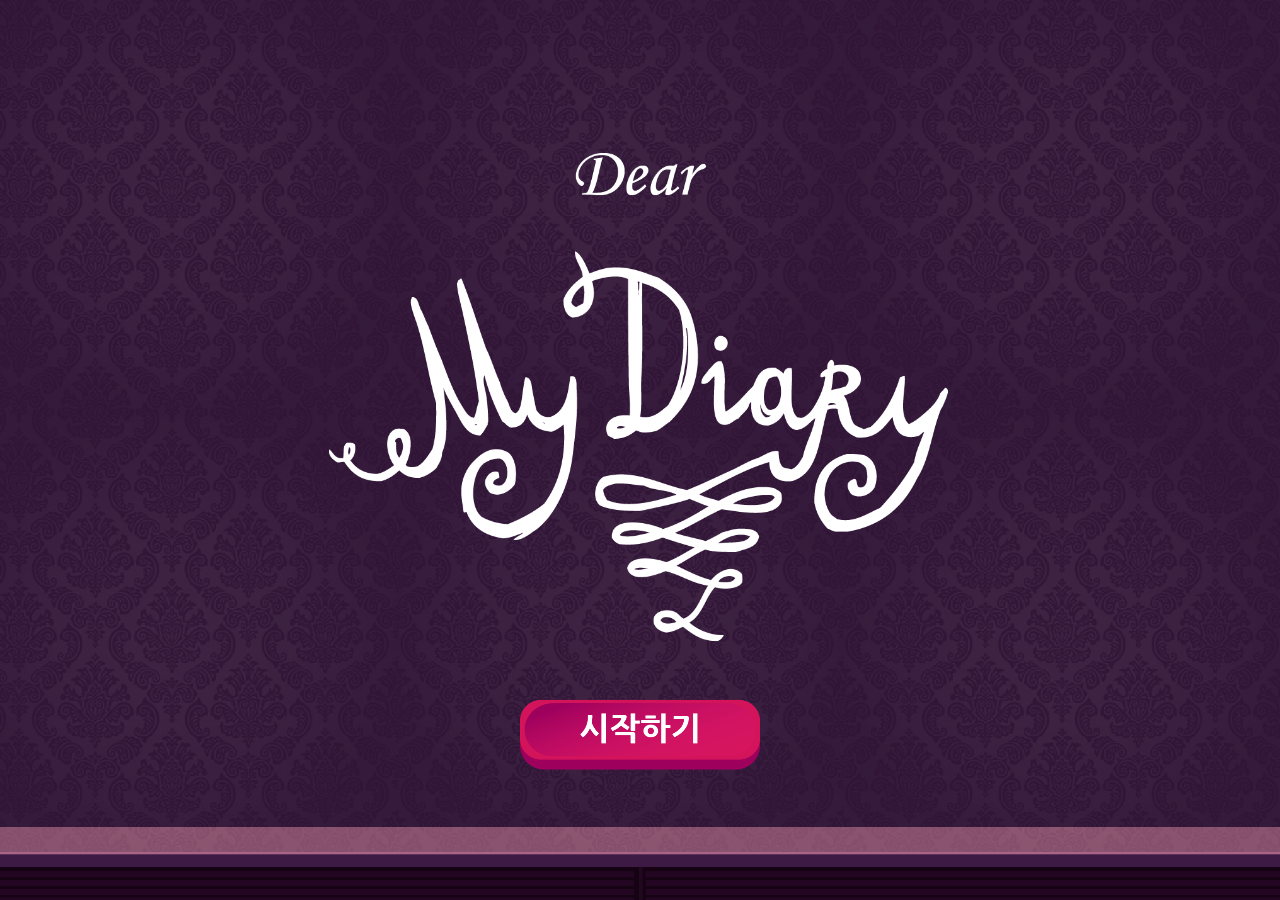
<file: index.html>
<!DOCTYPE html>
<html lang="ko">
<head>
    <meta charset="UTF-8">
    <meta http-equiv="X-UA-Compatible" content="IE=edge">
    <meta name="viewport" content="width=device-width, initial-scale=1.0">
    <link rel="stylesheet" href="css/common.css">
    <link rel="stylesheet" href="css/index.css">
    <title>Dear My Diary</title>
</head>
<body>
    <div class="popup">
        <div class="loading"></div>
        <div class="loading-text">Loading</div>
    </div>
    <div class="backgrounds">
        <div class="backgrounds-wrap">
            <div class="first background">
                <img src="images/logo.png" alt="logo" class="logo intro">
                <button class="start background intro"></button>
            </div>
            <div class="second background">
                <div class="actions">
                    <input type="text" placeholder="여기를 터치해서 이름을 입력해주세요" class="name">
                    <img src="images/button/set_save.png" alt="setsave" class="setsave">
                </div>
            </div>
        </div>
    </div>
    <script src="js/index.js"></script>
</body>
</html>
</file>
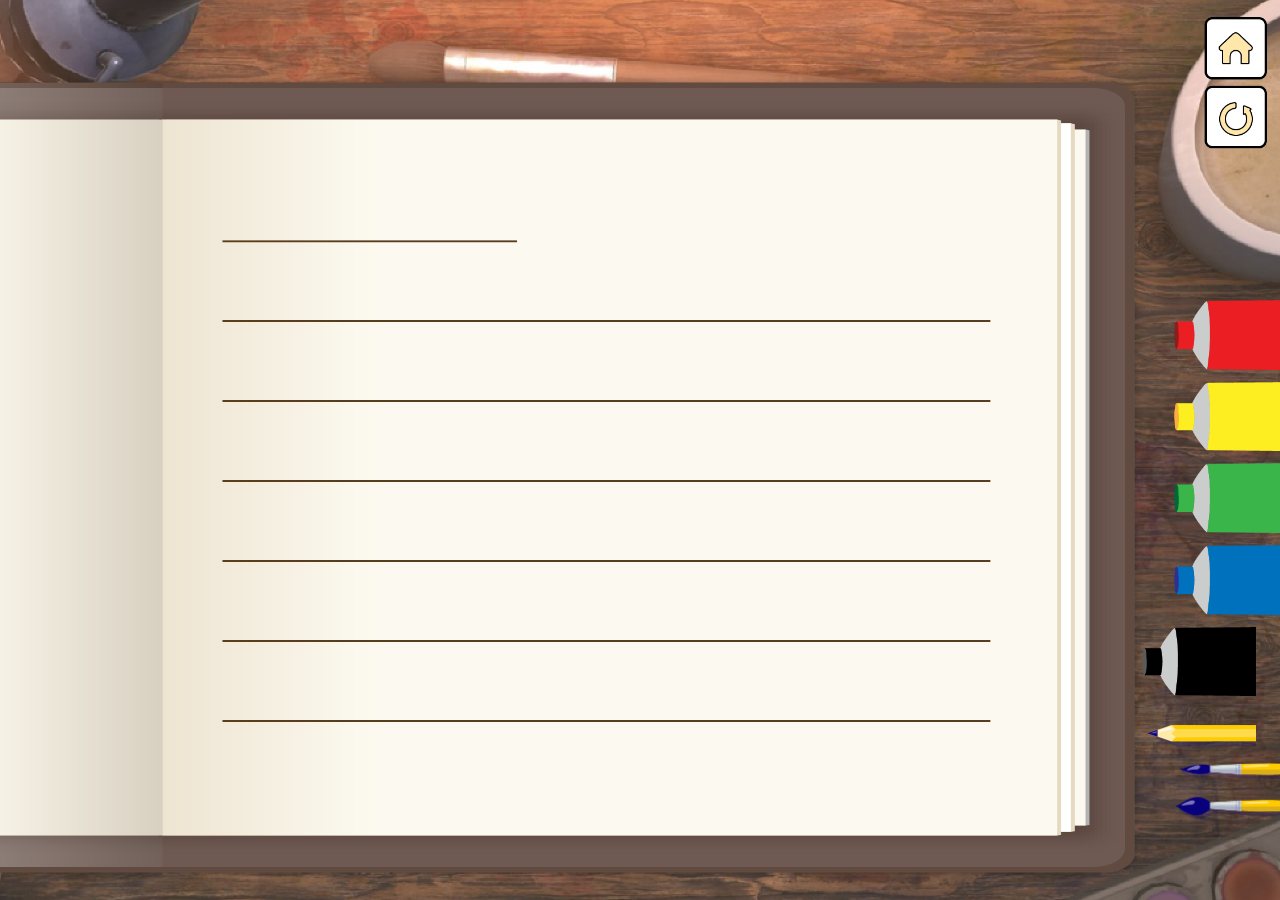
<file: diary.html>
<!DOCTYPE html>
<html lang="ko">
<head>
    <meta charset="UTF-8">
    <meta http-equiv="X-UA-Compatible" content="IE=edge">
    <meta name="viewport" content="width=device-width, initial-scale=1.0, maximum-scale=1.0, minimum-scale=1.0 ,user-scalable=no">
    <link rel="stylesheet" href="css/common.css">
    <link rel="stylesheet" href="css/diary.css">
    <title>Dear My Diary</title>
</head>
<body onselectstart="return false" ondragstart="return false" ondblclick="false">
    <div class="popup">
        <img src="images/diary_popup.png" >
    </div>
    <div class="diary background">
        <canvas class="diary--canvas" width="718" height="574">
        </canvas>
    </div>
    <div class="buttons__wrap">
        <img src="images/diary/b_home.png" alt="" class="button__home">
        <img src="images/diary/b_again.png" alt="" class="button__again">
    </div>
    <div class="buttons__wrap">
        <div class="buttons color">
            <img src="images/diary/r_red.png" alt="diary-button" class="button__item--red">
            <img src="images/diary/r_yellow.png" alt="diary-button" class="button__item--yellow">
            <img src="images/diary/r_green.png" alt="diary-button" class="button__item--green">
            <img src="images/diary/r_blue.png" alt="diary-button" class="button__item--blue">
            <img src="images/diary/r_black.png" alt="diary-button" class="button__item--black selected">
        </div>
        <div class="buttons size">
            <img src="images/diary/r_right.png" alt="diary-button" class="button__item--light selected">
            <img src="images/diary/r_middle.png" alt="diary-button" class="button__item--regular">
            <img src="images/diary/r_bold.png" alt="diary-button" class="button__item--bold">   
        </div>
    </div>
    <script type="text/javascript" src="./js/drawing.js"></script>
    <script type="text/javascript" src="./js/diary.js"></script>
</body>
</html>
</file>
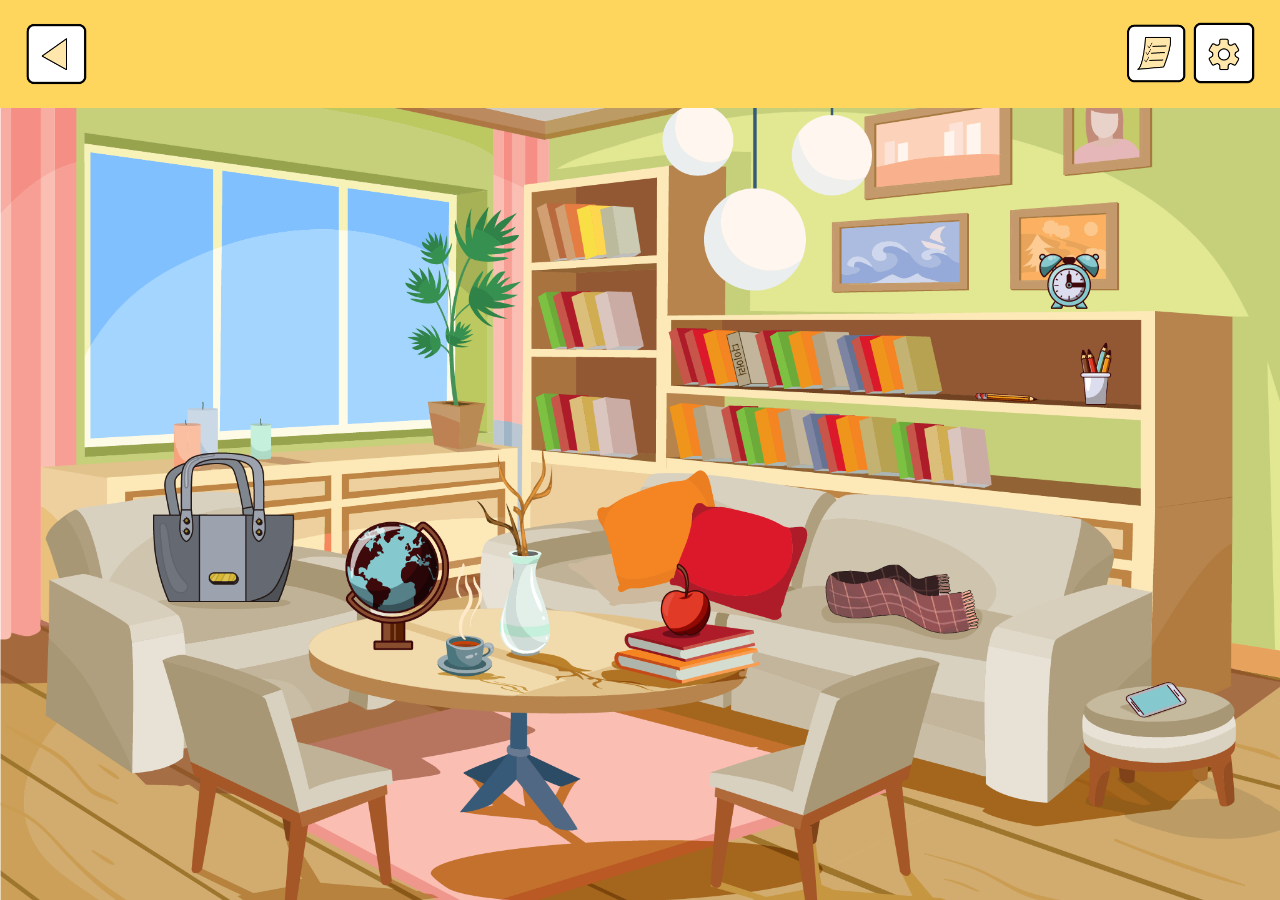
<file: home.html>
<!DOCTYPE html>
<html lang="ko">
<head>
    <meta charset="UTF-8">
    <meta http-equiv="X-UA-Compatible" content="IE=edge">
    <meta name="viewport" content="width=, initial-scale=1.0">
    <link rel="stylesheet" href="css/common.css">
    <link rel="stylesheet" href="css/home.css">
    <title>Dear My Diary</title>
</head>
<body>
    <div class="popup">
        <img src="images/background/10_pop_v1.png" alt="">
    </div>
    <div class="popup_second popup">
        <img src="images/background/10_pop_v2.png" alt="">
    </div>
    <div class="top">
        <img src="images/button/back.png" alt="">
        <div class="buttons">
            <img src="images/button/checklist.png" alt="" class="checklist">
            <img src="images/button/setting.png" alt="">
        </div>
    </div>
    <div class="check_boxs">
        <div class="check_box"></div>
        <div class="check_box"></div>
        <div class="check_box"></div>
        <div class="check_box"></div>
    </div>
    <div class="after_button">
        <img src="images/button/10_after_bottom.png" alt="">
    </div>
    <div class="background home">
        <canvas width="1024" height="700"></canvas>
    </div>
    <script src="js/drawing.js"></script>
    <script src="js/home.js"></script>
</body>
</html>
</file>
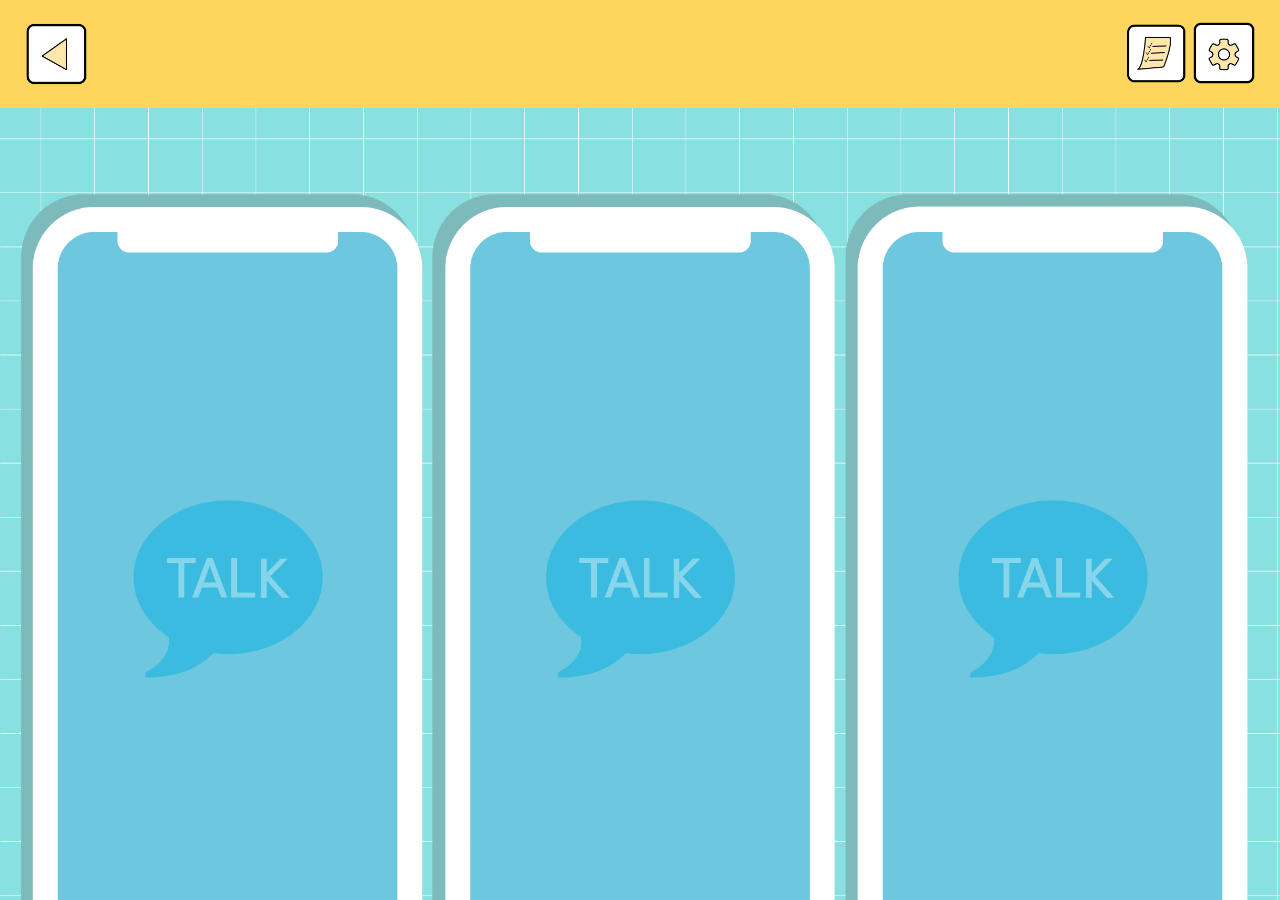
<file: invite.html>
<!DOCTYPE html>
<html lang="ko">
<head>
    <meta charset="UTF-8">
    <meta http-equiv="X-UA-Compatible" content="IE=edge">
    <meta name="viewport" content="width=device-width, initial-scale=1.0, maximum-scale=1.0, minimum-scale=1.0 ,user-scalable=no">
    <link rel="stylesheet" href="css/common.css">
    <link rel="stylesheet" href="css/invite.css">
    <title>Dear My Diary</title>
</head>
<body>
    <div class="popup">
        <img src="images/background/15_pop_v1.png" alt="">
    </div>
    <div class="hint popup">
        <img src="images/background/15_pop_v2.png" alt="">
    </div>
    <div class="top">
        <img src="images/button/back.png" alt="">
        <div class="buttons">
            <img src="images/button/checklist.png" alt="" class="hint_button">
            <img src="images/button/setting.png" alt="">
        </div>
    </div>
    <div class="invite background">
        <canvas class="invite--canvas" width="1103px" height="697px"></canvas>
    </div>
    <div class="check_boxs">
        <div class="check_box"></div>
        <div class="check_box"></div>
        <div class="check_box"></div>
    </div>
    <div class="after_button">
        <img src="images/button/15_bottom_send.png" alt="">
    </div>
    <script src="./js/drawing.js"></script>
    <script src='./js/invite.js'></script>
</body>
</html>
</file>
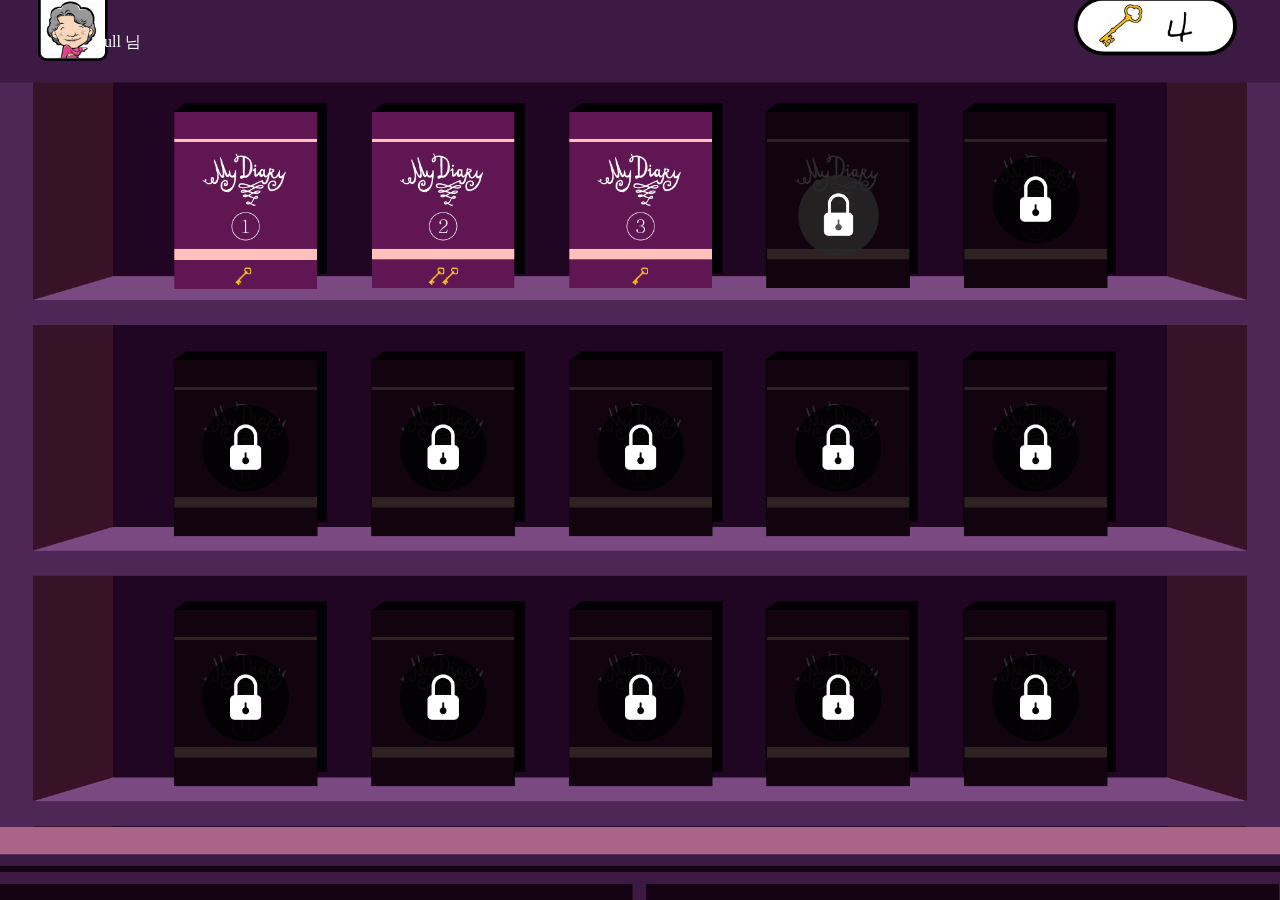
<file: main.html>
<!DOCTYPE html>
<html lang="ko">
<head>
    <meta charset="UTF-8">
    <meta http-equiv="X-UA-Compatible" content="IE=edge">
    <meta name="viewport" content="width=device-width, initial-scale=1.0">
    <link rel="stylesheet" href="css/common.css">
    <link rel="stylesheet" href="css/main.css">
    <title>Dear My Diary</title>
</head>
<body>
    <div class="popup">
        <img src="images/background/main_pop.png" alt="main_pop" class="main-pop">
        <div class="buttons">
            <img src="images/button/b_pop_exit.png" alt="exit" class="exit">
            <img src="images/button/b_pop_start.png" alt="start" class="start">
        </div>
    </div>
    <div class="main background">
        <div class="clickable">
            <img src="images/button/b_main_over.png" class="lock">
        </div>
    </div>
    <script src="js/main.js"></script>
</body>
</html>
</file>
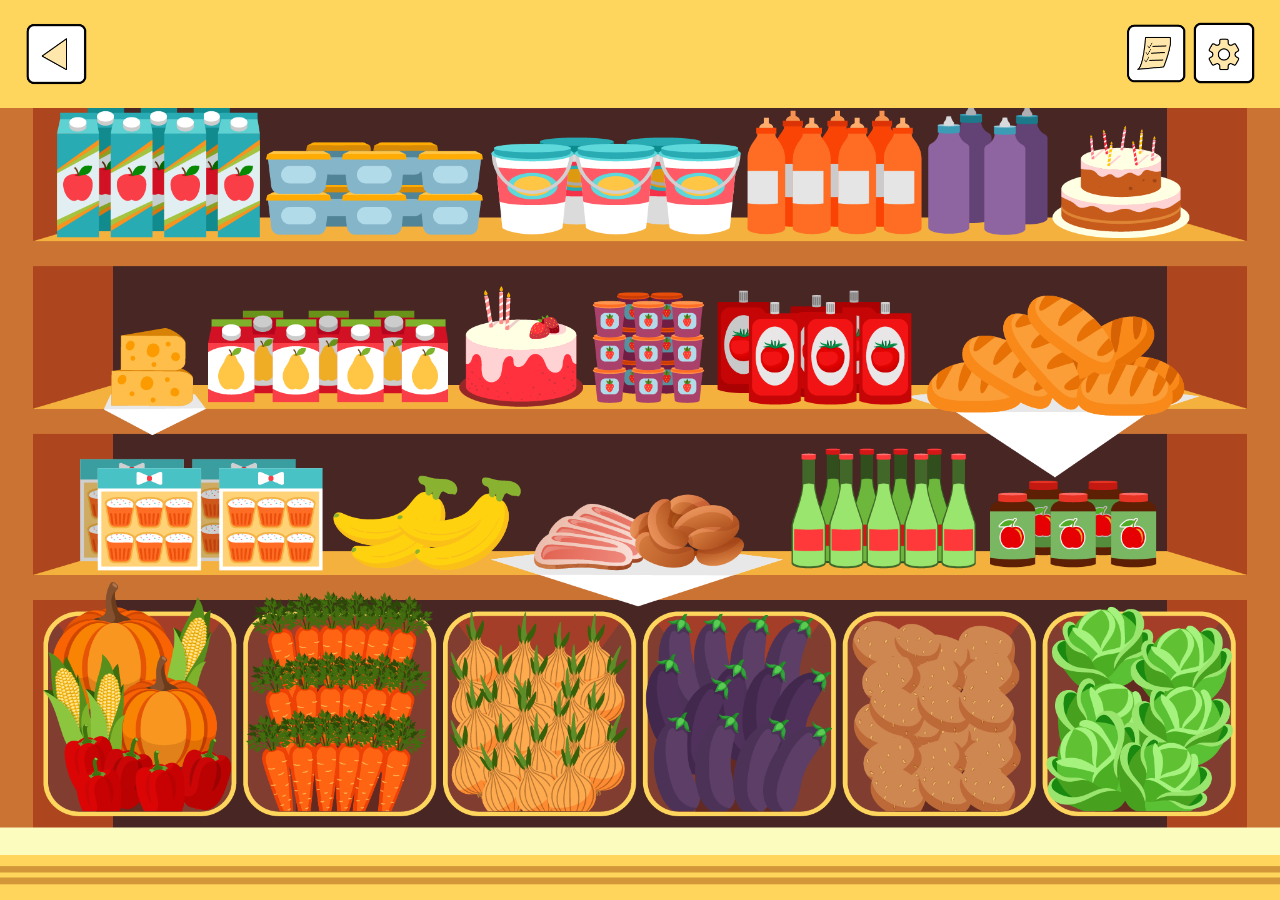
<file: mart.html>
<!DOCTYPE html>
<html lang="ko">
<head>
    <meta charset="UTF-8">
    <meta http-equiv="X-UA-Compatible" content="IE=edge">
    <meta name="viewport" content="width=device-width, initial-scale=1.0, maximum-scale=1.0, minimum-scale=1.0 ,user-scalable=no">
    <link rel="stylesheet" href="css/common.css">
    <link rel="stylesheet" href="css/mart.css">
    <title>Dear My Diary</title>
</head>
<body>
    <div class="popup">
        <img src="images/background/12_pop_v1.png" alt="">
    </div>
    <div class="popup_second popup">
        <img src="images/background/12_pop_v2.png" alt="">
    </div>
    <div class="top">
        <img src="images/button/back.png" alt="">
        <div class="buttons">
            <img src="images/button/checklist.png" alt="" class="checklist">
            <img src="images/button/setting.png" alt="">
        </div>
    </div>
    <div class="check_boxs">
        <div class="check_box"></div>
        <div class="check_box"></div>
        <div class="check_box"></div>
        <div class="check_box"></div>
    </div>
    <div class="after_button">
        <img src="images/button/after_bottom.png" alt="">
    </div>
    <div class="mart background">
        <canvas class="mart--canvas" width="1366" height="792">
        </canvas>
    </div>
    <script src="./js/drawing.js"></script>
    <script src='./js/mart.js'></script>
</body>
</html>
</file>
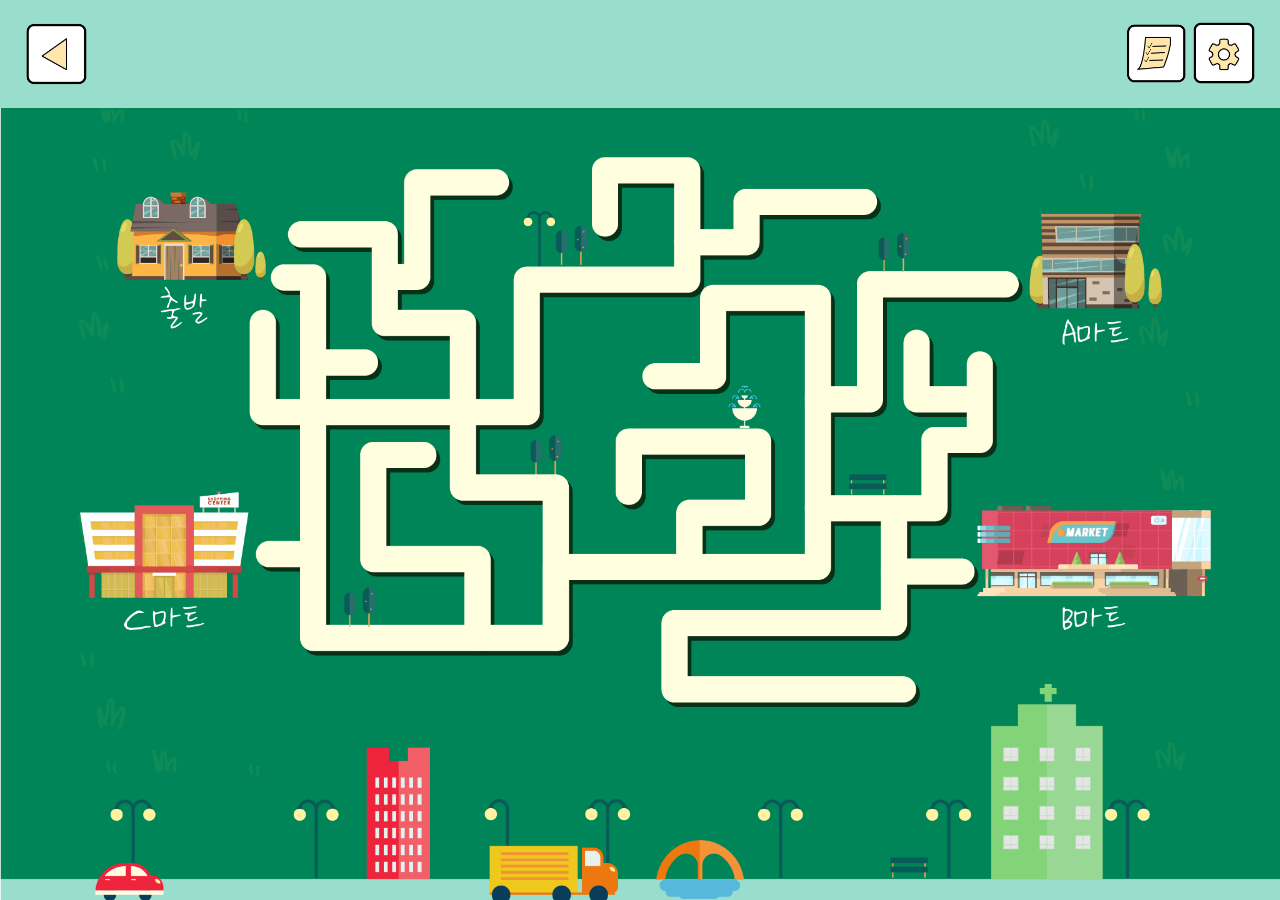
<file: maze.html>
<!DOCTYPE html>
<html lang="ko">
<head>
    <meta charset="UTF-8">
    <meta http-equiv="X-UA-Compatible" content="IE=edge">
    <meta name="viewport" content="width=device-width, initial-scale=1.0, maximum-scale=1.0, minimum-scale=1.0 ,user-scalable=no">
    <link rel="stylesheet" href="css/common.css">
    <link rel="stylesheet" href="css/maze.css">
    <title>Dear My Diary</title>
</head>
<body>
    <div class="popup">
        <img src="images/background/11_pop_v1.png" alt="">
    </div>
    <div class="popup_second popup">
        <img src="images/background/11_pop_v2.png" alt="">
    </div>
    <div class="top">
        <img src="images/button/back.png" alt="">
        <div class="buttons">
            <img src="images/button/checklist.png" alt="" class="checklist">
            <img src="images/button/setting.png" alt="">
        </div>
    </div>
    <div class="check_boxs">
        <div class="check_box"></div>
        <div class="check_box"></div>
    </div>
    <div class="after_button">
        <img src="images/button/11_after_bottom.png" alt="">
    </div>
    <div class="maze background">
        <canvas class="maze--canvas" width="1366" height="792">
        </canvas>
    </div>
    <script src="./js/drawing.js"></script>
    <script src='./js/maze.js'></script>
</body>
</html>
</file>
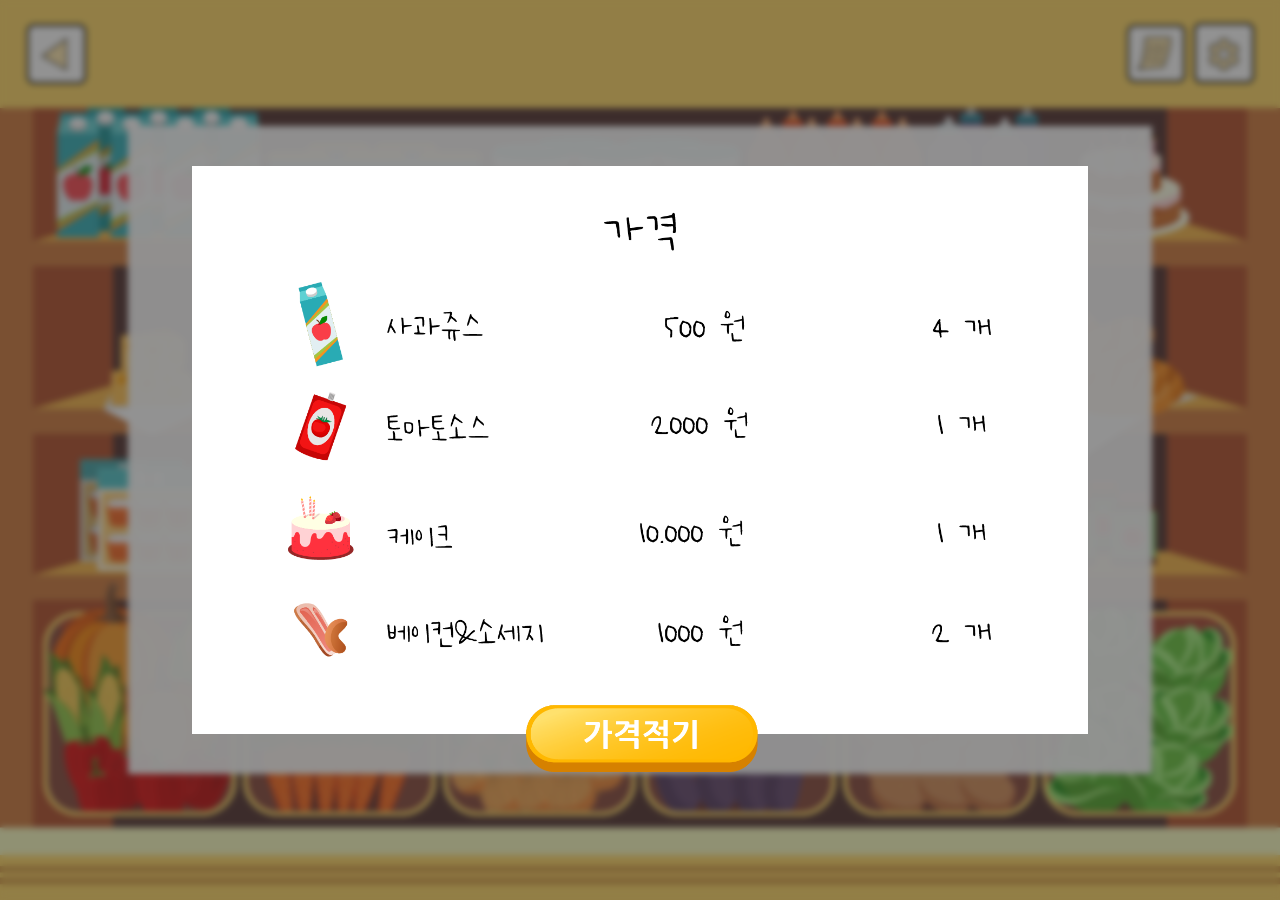
<file: pay.html>
<!DOCTYPE html>
<html lang="ko">
<head>
    <meta charset="UTF-8">
    <meta http-equiv="X-UA-Compatible" content="IE=edge">
    <meta name="viewport" content="width=device-width, initial-scale=1.0, maximum-scale=1.0, minimum-scale=1.0 ,user-scalable=no">
    <link rel="stylesheet" href="css/common.css">
    <link rel="stylesheet" href="css/pay.css">
    <title>Dear My Diary</title>
</head>
<body>
    <div class="popup">
        <img src="images/background/13_pop_1.png" alt="">
    </div>
    <div class="popup_second popup">
        <img src="images/background/13_pop_w2.png" alt="">
        <img src="images/button/13_pop_b.png" class="pay_button">
    </div>
    <div class="top">
        <img src="images/button/back.png" alt="">
        <div class="buttons">
            <img src="images/button/checklist.png" alt="">
            <img src="images/button/setting.png" alt="">
        </div>
    </div>
    <div class="pay background">
        <img src="images/background/13_action_w1.png" alt="">
        <canvas class="pay--canvas" width="1103px" height="697px"></canvas>
    </div>
    <div class="after_button">
        <img src="images/button/after_bottom.png" alt="">
    </div>
    <script src="./js/drawing.js"></script>
    <script src='./js/pay.js'></script>
</body>
</html>
</file>
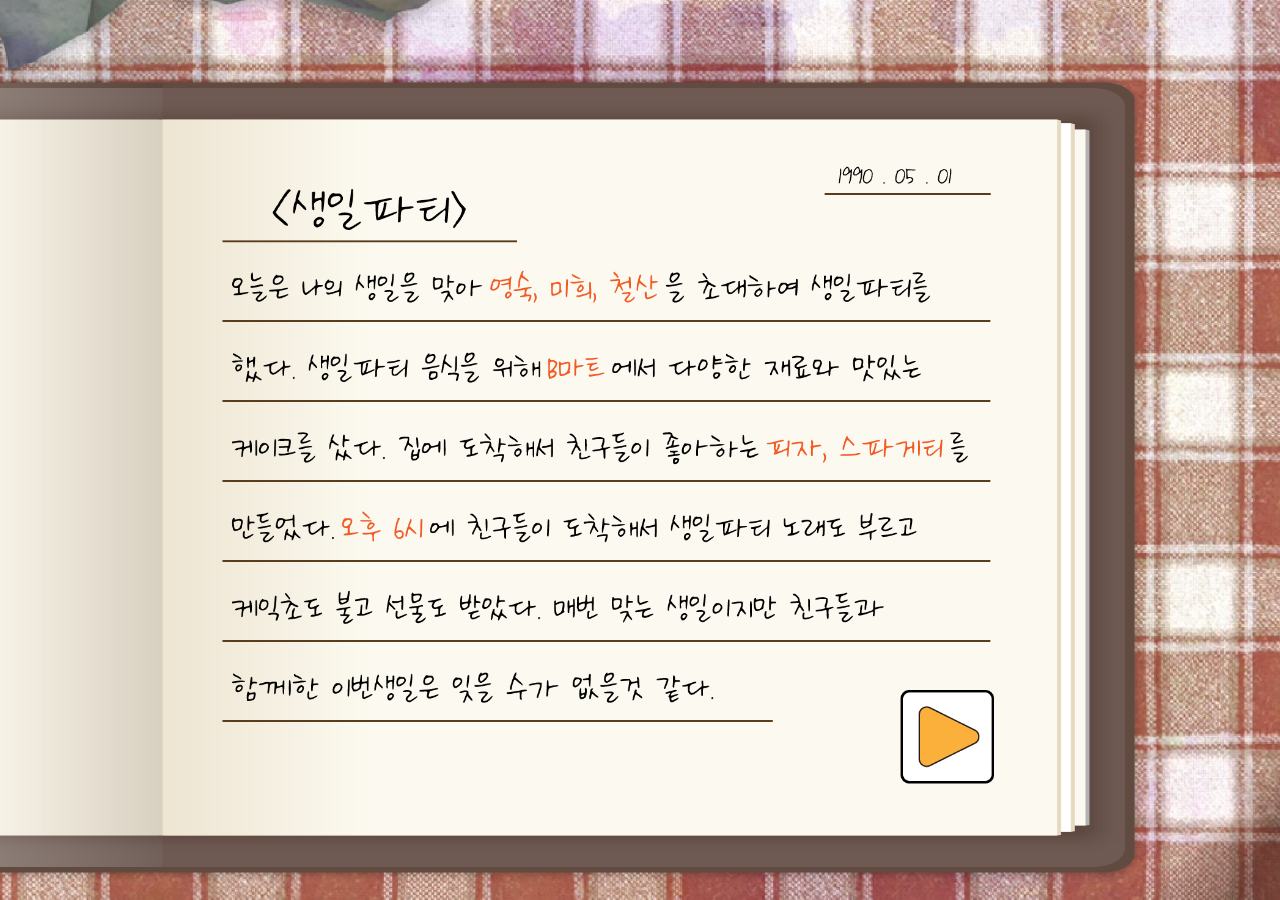
<file: read_diary.html>
<!DOCTYPE html>
<html lang="ko">
<head>
    <meta charset="UTF-8">
    <meta http-equiv="X-UA-Compatible" content="IE=edge">
    <meta name="viewport" content="width=device-width, initial-scale=1.0">
    <link rel="stylesheet" href="css/common.css">
    <link rel="stylesheet" href="css/read_diary.css">
    <title>Dear My Diary</title>
</head>
<body>
    <div class="popup">
        <div class="text"></div>
        <img src="images/background/9_popup.png" alt="base">
    </div>
    <div class="diary background">
        <img src="images/background/9_diary.png" alt="diary">
        <img src="images/background/9_diary_pop.png" alt="diary_pop" class="diary_pop">
    </div>
    <div class="next">
        <img src="images/button/9_bottom.png" alt="next">
    </div>
    <script src="js/readDiary.js"></script>
</body>
</html>
</file>
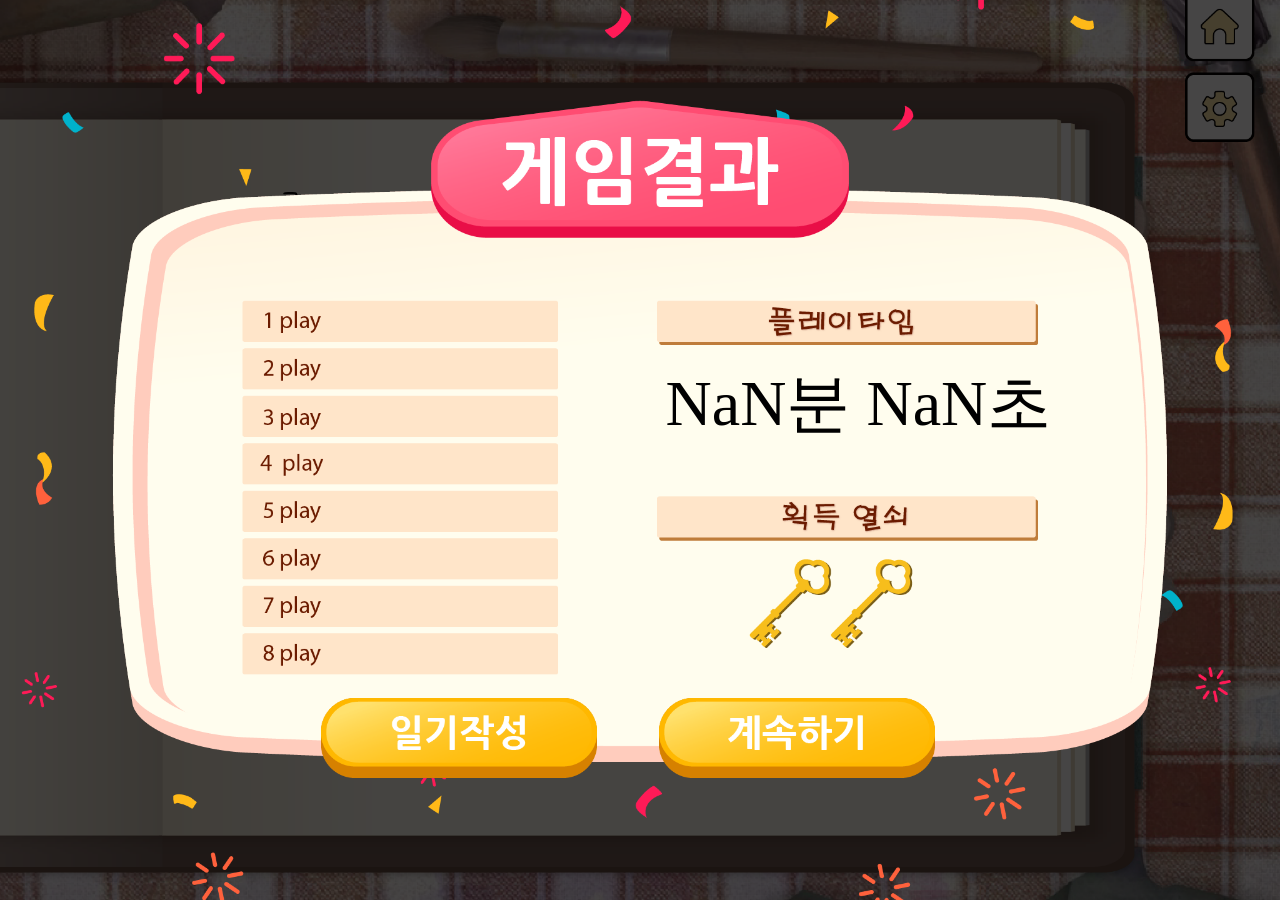
<file: reward.html>
<!DOCTYPE html>
<html lang="ko">
<head>
    <meta charset="UTF-8">
    <meta http-equiv="X-UA-Compatible" content="IE=edge">
    <meta name="viewport" content="width=device-width, initial-scale=1.0">
    <link rel="stylesheet" href="css/common.css">
    <link rel="stylesheet" href="css/reward.css">
    <title>Dear My Diary</title>
</head>
<body>
    <div class="timeout"></div>
    <div class="reward background">
        <div class="buttons">
            <img src="./images/write.png" class="write">
            <img src="./images/continue.png" class="continue">
        </div>
    </div>
    <script src="js/reward.js"></script>
</body>
</html>
</file>
<file: css/common.css>
@keyframes fadeIn {
    0% {
        opacity: 0;
        visibility: hidden;
    }  
    100% {
        opacity: 1;
        visibility: visible;
    }
}
@keyframes fadeOut {
    50% {
        visibility: visible;
        opacity: 1;
    }
    100% {
        opacity: 0;
        visibility: hidden;
    }
}
@keyframes hint {
    0%, 100% {
        opacity: 0;
        visibility: hidden;
    }
    30%, 60% {
        visibility: visible;
        opacity: 1;
    }
}
* {
    margin: 0;
    padding: 0;
}
body {
    overflow: hidden;
    user-select: none;
}
.background {
    background-repeat: no-repeat;
    background-size: cover;
    background-position: center center;
    position: relative;
}
/* 팝업 */
.popup {
    width: 100%;
    height: 100vh;
    position: fixed;
    background-color: #3338;
    z-index: 5;
    display: flex;
    flex-flow: column wrap;
    align-items: center;
    justify-content: center;
    visibility: hidden;
    opacity: 0;
    backdrop-filter: blur(3px);
}
.popup-active {
    animation: 1s fadeIn forwards;
}
/* 힌트 */
.hint-active {
    animation: hint 5s forwards;
}
/* 오른쪽 하단 버튼 */
.after_button {
    position: absolute;
    z-index: 1;
    right: 1.5rem;
    bottom: 1.5rem;
    width: 8%;
    visibility: hidden;
    opacity: 0;
}
.after_button_active {
    animation: fadeIn 2s forwards;
}
.after_button > img {
    width: 100%;
}
/* 상단 바 */
.top {
    width: 100%;
    height: 12vh;
    background-color: #FED55D;
    top: 0;
    display: flex;
    flex-flow: row nowrap;
    align-items: center;
    justify-content: space-between;
    position: absolute;
    z-index: 4;
}
.top img {
    width: 4rem;
}
.top > img {
    margin-left: 1.5rem;
}
.buttons {
    margin-right: 1.5rem;
}
/* 체크 박스 */
.check_boxs {
    width: 100%;
    height: 100vh;
    position: absolute;
    top: 0;
}
.check_box {
    width: 8rem;
    height: 8rem;
    background-color: #3333;
    position: absolute;
}
</file>
<file: css/index.css>
@keyframes slide {
    0% {
        left: 0;
    }
    100% {
        left: -100%;
    }
}
@keyframes loading {
    0% {
        transform: rotateZ(0);
    }
    100% {
        transform: rotateZ(360deg);
    }
}
@keyframes intro {
    0% {
        opacity: 0;
        transform: translateY(20px);
    }
    100% {
        opacity: 1;
        transform: translateY(0px);
    }
}
.loading {
    width: 3rem;
    height: 3rem;
    border: 1rem solid #fff;
    border-bottom: 1rem solid transparent;
    border-radius: 50%;
    animation: 1s loading infinite;
}
.loading-text {
    color: #fff;
    font-size: 1.5rem;
}
.backgrounds {
    width: 100%;
    height: 100vh;
    overflow: hidden;
}
.backgrounds-wrap {
    width: 200%;
    height: 100%;
    position: relative;
    display: flex;
    flex-flow: row wrap;
    align-items: center;
    justify-content: center;
}
.first {
    flex: 1;
    background-image: url('../images/background/first_base.png');
    height: 100vh;
    display: flex;
    flex-flow: column;
    align-items: center;
    justify-content: center;
}
.logo {
    width: 52%;
    margin-top: -3rem;
    animation: 2s intro forwards;
}
.start {
    background-color: transparent;
    width: 15rem;
    height: 4.5rem;
    top: 2rem;
    position: relative;
    border: none;
    background-image: url('../images/button/b_start2.png');
    animation: 2s intro forwards 2s;
}
.intro {
    opacity: 0;
    transform: translateY(20px);
}
.second {
    width: 50%;
    background-image: url('../images/background/set_name.png');
    height: 100vh;
    display: flex;
    align-items: center;
    justify-content: center;
}
.slide {
    animation: 2s slide cubic-bezier(0, 0, 0.29, 0.96) forwards;
}
.actions {
    width: 42%;
    position: absolute;
    top: 56%;
    display: flex;
    flex-flow: column wrap;
    align-items: center;
}
.name {
    width: 100%;
    text-align: center;
    padding: 6% 7%;
    background-color: #3333;
    background: radial-gradient(#662d91a8, #1d1d1d7a);
    border: none;
    border-radius: 1rem;
    color: #fff;
    box-sizing: border-box;
    font-size: 1.4rem;
    outline: none;
}
.name::placeholder {
    color: gray;
}
.setsave {
    width: 55%;
    margin-top: 7%;
}
</file>
<file: css/diary.css>
@keyframes selected {
    0% { right: -2rem; }   
    100% { right: 0; }
}
.popup {
    opacity: 1;
    animation: fadeOut 2s forwards;
}
.popup > img {
    width: 70%;
}
.diary {
    width: 100%;
    height: calc(var(--vh, 1vh) * 100);
    background-image: url('../images/diary.png');
}
.diary--canvas {
    margin: 0 auto;
    position: absolute;
    left: 12.7%;
    top: 15.5%;
    touch-action: none;
}
.buttons__wrap {
    width: 9%;
    height: max-content;
    position: absolute;
    bottom: 5rem;
    right: 0;
    display: flex;
    flex-flow: column;
    align-items: flex-end;
}
.buttons__wrap:nth-child(3) {
    top: .75rem;
    right: .75rem;
}
.buttons__wrap:nth-child(3) > img {
    width: 4rem;
    margin-top: .25rem;
}
.buttons {
    display: flex;
    flex-flow: column nowrap;
    position: relative;
}
.buttons > img {
    margin-top: .75rem;
    position: relative;
    right: -2rem;
    transition: 1s;
}
.buttons.color {
    width: 100%;
}
.selected {
    animation: 1s selected forwards;
}
.buttons.size {
    width: 100%;
    margin-top: 1rem;
}
</file>
<file: css/home.css>
.popup {
    opacity: 1;
    animation: fadeOut 2s forwards;
}
.popup > img {
    width: 70%;
}
.popup_second {
    animation-delay: 1.5s;
}

.check_boxs {
    width: 100%;
    height: 100vh;
    position: absolute;
    top: 0;
}
.check_box {
    width: 10rem;
    height: 10rem;
    background-color: #3333;
    position: absolute;
}
.check_box:nth-of-type(1) {
    left: 9%;
    top: 47%;
}
.check_box:nth-of-type(2) {
    left: 63%;
    top: 55%;
}
.check_box:nth-of-type(3) {
    left: 83%;
    top: 64%;
}
.check_box:nth-of-type(4) {
    left: 73%;
    top: 34%;
}

.home {
    background-image: url('../images/background/10_base.png');
    width: 100%;
    height: 100vh;
}
.home > img {
    width: 100%;
}
</file>
<file: css/invite.css>
.popup:nth-of-type(1) {
    opacity: 1;
    animation: fadeOut 2s forwards;
}
.popup > img {
    width: 70%;
}

.invite {
    width: 100%;
    height: 100vh;
    background-image: url('../images/background/15_base.png');
    display: flex;
    align-items: center;
    justify-content: center;
    z-index: 1;
}
.invite > img {
    width: 80%;
}
.invite--canvas {
    position: absolute;
}

.check_box {
    width: 15.5rem;
    height: 12rem;
    position: absolute;
}
.check_box:nth-of-type(1) {
    left: 3.5rem;
    top: 17rem;
}
.check_box:nth-of-type(2) {
    left: 24rem;
    top: 17rem;
}
.check_box:nth-of-type(3) {
    left: 45rem;
    top: 17rem;
}

.after_button {
    width: 24%;
    left: 37%;
    top: 14%;
}
</file>
<file: css/main.css>
@keyframes fadeOut2 {
    0% {
        visibility: visible;
        opacity: 1;
    }
    100% {
        visibility: hidden;
        opacity: 0;
    }
}
.popup-hidden {
    animation: 1s fadeOut2 forwards;
}
.popup > img {
    width: 65%;
}
.buttons {
    width: 40%;
    display: flex;
    flex-flow: row nowrap;
    justify-content: space-between;
    margin-top: -4%;
}
.buttons > img {
    width: 43%;
}
.main {
    background-image: url('../images/background/main_base.png');
    height: 100vh;
}
.clickable {
    position: absolute;
    width: 7%;
    left: 62%;
    top: 19%;
    filter: grayscale(1);
    transition: 1s;
}
.lock {
    pointer-events: none;
    width: 100%;
}
.clickable:hover {
    filter: grayscale(0);
}
/* .lock-circle:hover ~ .lock-empty {
    fill: #A54E7D;
} */
.nickname {
    color: #fff;
    position: relative;
    top: 2rem;
    left: 6rem;
}
</file>
<file: css/mart.css>
.popup {
    opacity: 1;
    animation: fadeOut 2s forwards;
}
.popup > img {
    width: 70%;
}
.popup_second {
    animation-delay: 1.5s;
}
.popup_hide {
    animation: fadeOut 2s forwards;
}
.check_boxs {
    width: 100%;
    height: 100vh;
    position: absolute;
    top: 0;
}
.check_box {
    width: 8rem;
    height: 8rem;
    background-color: #3333;
    position: absolute;
}
.check_box:nth-of-type(1) {
    left: 4rem;
    top: 5.5rem;
}
.check_box:nth-of-type(2) {
    left: 37rem;
    top: 15rem;
}
.check_box:nth-of-type(3) {
    left: 22rem;
    top: 15rem;
}
.check_box:nth-of-type(4) {
    left: 28rem;
    top: 23rem;
}
.mart {
    width: 100%;
    height: 100vh;
    background-image: url('../images/background/12_base.png');
}
.mart--canvas {
    position: absolute;
}
</file>
<file: css/maze.css>
.popup {
    opacity: 1;
    animation: fadeOut 2s forwards;
}
.popup > img {
    width: 70%;
}
.popup_second {
    animation-delay: 1.5s;
}
.top {
    background-color: #99DDCD;
}
.check_boxs {
    width: 100%;
    height: 100vh;
    position: absolute;
    top: 0;
}
.check_box {
    width: 8rem;
    height: 8rem;
    background-color: #3333;
    position: absolute;
}
.check_box:nth-of-type(1) {
    left: 10.5rem;
    top: 11.5rem;
}
.check_box:nth-of-type(2) {
    left: 43rem;
    top: 25rem;
}
.maze {
    width: 100%;
    height: 100vh;
    background-image: url('../images/background/11_base.png');
}
.maze--canvas {
    position: absolute;
}
</file>
<file: css/pay.css>
.popup:nth-of-type(1) {
    opacity: 1;
    animation: fadeOut 2s forwards;
}
.popup > img {
    width: 70%;
}
.popup_second {
    opacity: 1;
    animation: fadeIn 2s forwards;
    animation-delay: 1.5s;
}
.popup_second > img:nth-of-type(2) {
    width: 20%;
    position: absolute;
    bottom: 8rem;
}

.pay {
    width: 100%;
    height: 100vh;
    background-image: url('../images/background/12_base.png');
    display: flex;
    align-items: center;
    justify-content: center;
}
.pay > img {
    width: 80%;
}
.pay--canvas {
    position: absolute;
}
</file>
<file: css/read_diary.css>
.popup {
    opacity: 1;
    animation: fadeOut 2s forwards;
}
.popup > img {
    width: 70%;
}
.popup > .text {
    position: absolute;
    font-size: 5rem;
    font-family: 'Nanum KoKoCe';
}
.diary {
    height: 100vh;
    background-image: url('../images/background/9_base.png');
    width: 100%;
    display: flex;
    align-items: center;
    justify-content: center;
}
.diary > img {
    position: absolute;
    width: 62%;
    margin-top: -2%;
    margin-left: -7%;
}
.diary > .diary_pop {
    visibility: hidden;
    opacity: 0;
    animation: fadeIn 1.5s forwards;
    animation-delay: 2.5s;
    margin-right: 1%;
}
.next {
    position: absolute;
    right: 22%;
    bottom: 12%;
    width: 8%;
    visibility: hidden;
    opacity: 0;
    animation: fadeIn 1.5s forwards;
    animation-delay: 4s;
}
.next > img {
    width: 100%;
}
</file>
<file: css/reward.css>
.timeout {
    position: absolute;
    font-size: 4rem;
    z-index: 1;
    left: 52%;
    top: 40%;
}
.reward {
    background-image: url('../images/reward.png');
    height: 100vh;
    display: flex;
    justify-content: center;
    align-items: center;
}
.buttons {
    width: 48%;
    position: relative;
    top: 32%;
    display: flex;
    justify-content: space-between;
}
.buttons > img {
    width: 45%;
}
</file>
